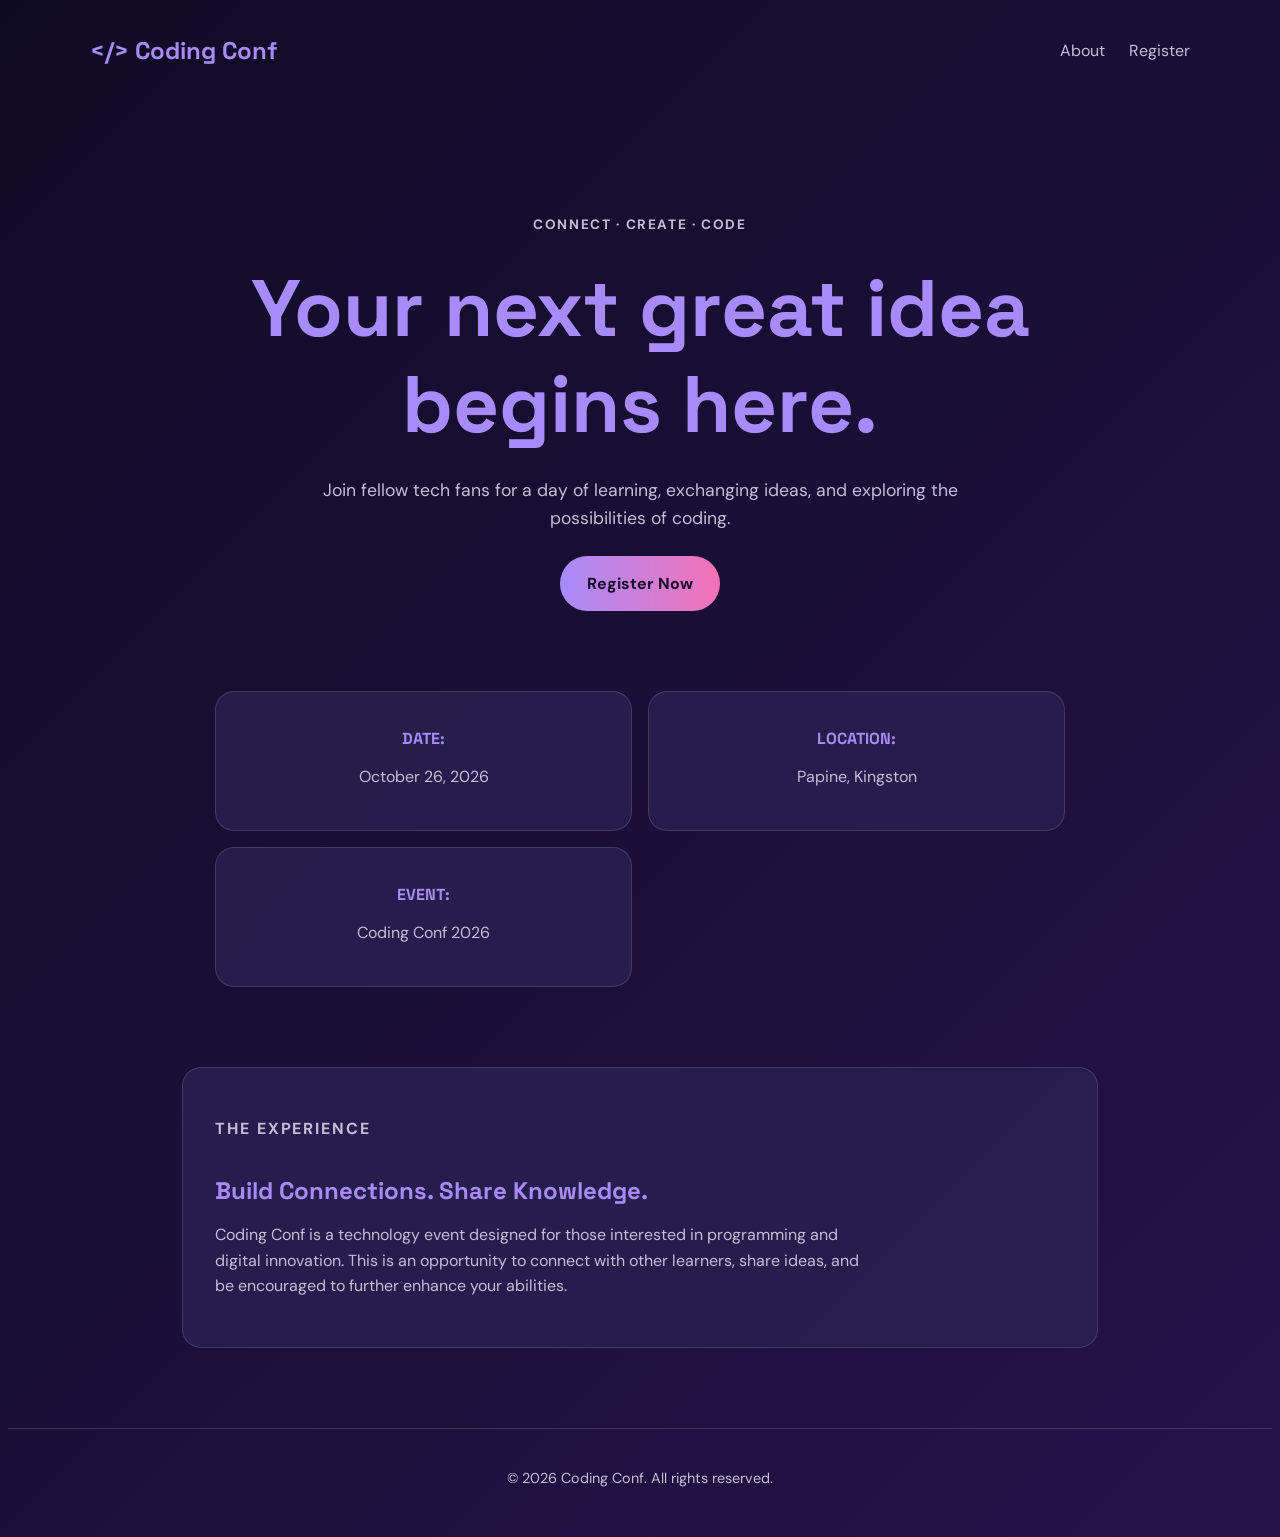
<file: index.html>
<!DOCTYPE html>


<html lang="en">

<head>
    <meta charset="UTF-8">
    <meta name="viewport" content="width=device-width, initial-scale=1.0">
    <meta name="description" content="Register for Coding Conf 2026">
    <title>Coding Conf 2026 | Home</title>
    <link rel="stylesheet" href="css/style.css">
</head>

<body>

  
    <header class="site-header">

        <a class="logo" href="index.html">
            &lt;/&gt; Coding Conf
        </a>

        <nav class="site-nav" aria-label="Main navigation">
            <a href="#about">About</a>
            <a href="login.html">Register</a>
        </nav>

    </header>

    <main>

       
        <section class="hero">

            <p class="eyebrow">CONNECT · CREATE · CODE</p>

            <h1>
                Your next great idea begins here.
            </h1>

            <p>
               Join fellow tech fans for a day of learning, 
	       exchanging ideas, and exploring the possibilities of coding.
            </p>

            <a class="button" href="login.html">
                Register Now
            </a>

        </section>

        
        <section class="event-details" aria-label="Event information">

            <div class="detail-card">
                <h2>DATE:</h2>
                <p>October 26, 2026</p>
            </div>

            <div class="detail-card">
                <h2>LOCATION:</h2>
                <p>Papine, Kingston</p>
            </div>

            <div class="detail-card">
                <h2>EVENT:</h2>
                <p>Coding Conf 2026</p>
            </div>

        </section>

        
        <section class="about-section" id="about">

            <p class="eyebrow">THE EXPERIENCE</p>

            <h2>Build Connections. Share Knowledge.</h2>

            <p>
               Coding Conf is a technology event designed for those
	      interested in programming and digital innovation. 
	      This is an opportunity to connect with other learners,
	      share ideas, and be encouraged to further enhance your abilities.
            </p>

        </section>

    </main>

    
    <footer class="site-footer">

        <p>&copy; 2026 Coding Conf. All rights reserved.</p>

    </footer>

</body>
</html>
</file>
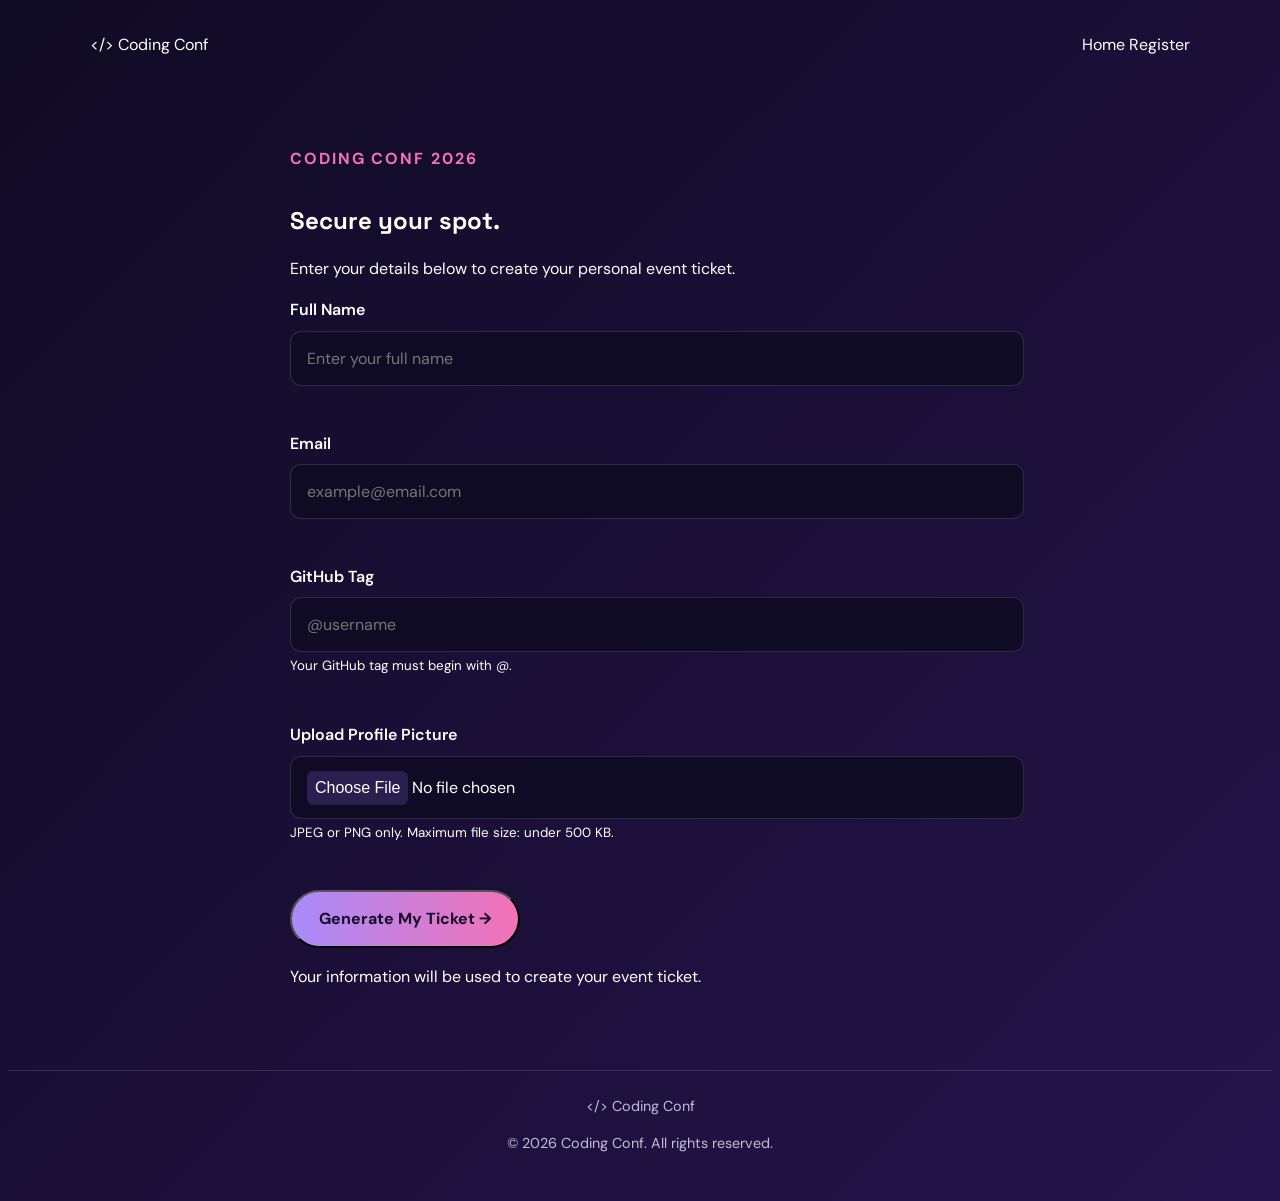
<file: login.html>
<!DOCTYPE html>


<html lang="en">


<head>

    <meta charset="UTF-8">
    <meta name="viewport" content="width=device-width, initial-scale=1.0">
    <meta name="description" content="Register for Coding Conf 2026.">
    <title>Coding Conf 2026 | Registration</title>

    <link rel="stylesheet" href="css/style.css">
    <script src="js/validation.js" defer></script>

</head>

<body>

    <header class="site-header">
        <a class="brand" href="index.html">
            <span class="brand-mark">&lt;/&gt;</span>
            <span>Coding Conf</span>
        </a>

        <nav aria-label="Main navigation">
            <a href="index.html">Home</a>
            <a class="nav-register" href="login.html">Register</a>
        </nav>
    </header>

    <main class="form-page">

        <section class="form-intro">
            <p class="eyebrow">CODING CONF 2026</p>

            <h1>
                Secure your
                <span>spot.</span>
            </h1>

            <p>
                Enter your details below to create your personal event ticket.
            </p>
        </section>

        <form id="registrationForm" class="registration-form" novalidate>

            <div class="form-group">
                <label for="fullName">Full Name</label>

                <input
                    type="text"
                    id="fullName"
                    name="fullName"
                    placeholder="Enter your full name"
                    autocomplete="name"
                    aria-describedby="nameError"
                >

                <small id="nameError" class="error-message" aria-live="polite"></small>
            </div>

            <div class="form-group">
                <label for="email">Email</label>

                <input
                    type="text"
                    id="email"
                    name="email"
                    placeholder="example@email.com"
                    autocomplete="email"
                    aria-describedby="emailError"
                >

                <small id="emailError" class="error-message" aria-live="polite"></small>
            </div>

            <div class="form-group">
                <label for="github">GitHub Tag</label>

                <input
                    type="text"
                    id="github"
                    name="github"
                    placeholder="@username"
                    aria-describedby="githubHelp githubError"
                >

                <small id="githubHelp" class="field-help">
                    Your GitHub tag must begin with @.
                </small>

                <small id="githubError" class="error-message" aria-live="polite"></small>
            </div>

            <div class="form-group">
                <label for="avatar">Upload Profile Picture</label>

                <input
                    type="file"
                    id="avatar"
                    name="avatar"
                    accept=".jpg,.jpeg,.png,image/jpeg,image/png"
                    aria-describedby="avatarHelp avatarError"
                >

                <small id="avatarHelp" class="field-help">
                    JPEG or PNG only. Maximum file size: under 500 KB.
                </small>

                <small id="avatarError" class="error-message" aria-live="polite"></small>

                <img
                    id="imagePreview"
                    class="image-preview"
                    alt="Preview of selected profile picture"
                    hidden
                >
            </div>

            <button type="submit" class="button button-primary form-submit">
                Generate My Ticket →
            </button>

            <p class="form-note">
                Your information will be used to create your event ticket.
            </p>

        </form>

    </main>

    <footer class="site-footer">
        <a class="brand" href="index.html">
            <span class="brand-mark">&lt;/&gt;</span>
            <span>Coding Conf</span>
        </a>

        <p>© 2026 Coding Conf. All rights reserved.</p>
    </footer>

</body>

</html>
</file>
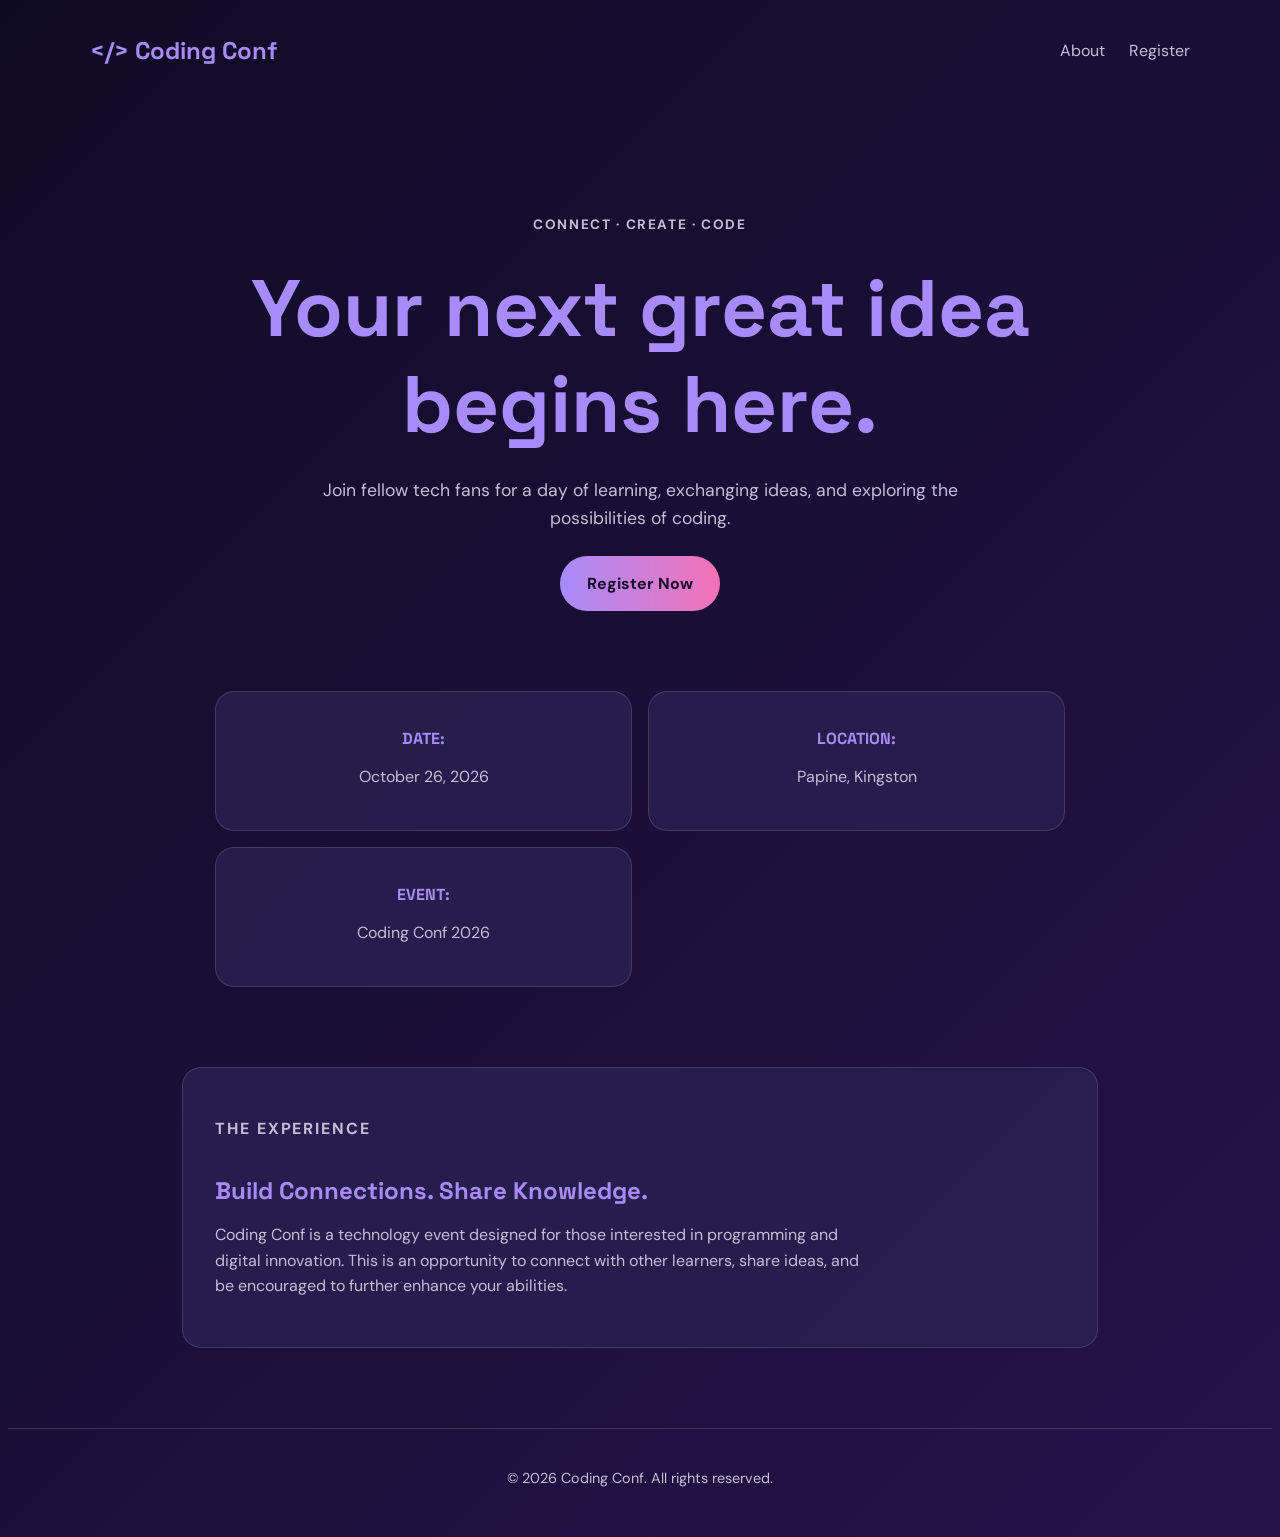
<file: ticket.html>
<!DOCTYPE html>

<html lang="en">


<head>

    <meta charset="UTF-8">
    <meta name="viewport" content="width=device-width, initial-scale=1.0">
    <meta name="description" content="Your Coding Conf 2026 event ticket.">
    <title>Coding Conf 2026 | Your Ticket</title>

    <link rel="stylesheet" href="css/style.css">
    <script src="js/ticket.js" defer></script>

</head>

<body>

    <header class="site-header">
        <a class="brand" href="index.html">
            <span class="brand-mark">&lt;/&gt;</span>
            <span>Coding Conf</span>
        </a>

        <nav aria-label="Main navigation">
            <a href="index.html">Home</a>
            <a class="nav-register" href="login.html">Register Again</a>
        </nav>
    </header>

    <main class="ticket-page">

        <section class="ticket-intro">
            <p class="eyebrow">REGISTRATION COMPLETE</p>

            <h1>
                Congrats, <span id="ticketName">Guest</span>!
                <br>
                Your ticket is ready.
            </h1>

            <p>
                Keep this ticket safe and bring it with you to Coding Conf 2026.
            </p>
        </section>

        <article class="ticket-card" aria-label="Coding Conf event ticket">

            <div class="ticket-top">

                <div class="brand ticket-brand">
                    <span class="brand-mark">&lt;/&gt;</span>
                    <span>Coding Conf</span>
                </div>

                <span class="ticket-year">2026</span>

            </div>

            <div class="ticket-event">
                <h2>Coding Conf 2026</h2>

                <p>
                    October 26, 2026 · Papine, Kingston
                </p>
            </div>

            <div class="ticket-divider"></div>

            <div class="ticket-attendee">

                <img id="ticketAvatar" src="" alt="Attendee profile picture">

                <div class="attendee-info">
                    <h3 id="ticketFullName">Attendee Name</h3>

                    <a id="ticketGithub" href="#" target="_blank" rel="noopener noreferrer">
                        @username
                    </a>

                    <p id="ticketEmail">attendee@email.com</p>
                </div>

                <div class="ticket-number">
                    <span>TICKET</span>
                    <strong id="serialNumber">CC-00000</strong>
                </div>

            </div>

        </article>

        <a class="back-link" href="index.html">
            ← Back to event home
        </a>

    </main>

    <footer class="site-footer">
        <a class="brand" href="index.html">
            <span class="brand-mark">&lt;/&gt;</span>
            <span>Coding Conf</span>
        </a>

        <p>© 2026 Coding Conf. All rights reserved.</p>
    </footer>

</body>
</html>
</file>
<file: css/style.css>
@import url('https://fonts.googleapis.com/css2?family=DM+Sans:wght@400;500;600;700&family=Space+Grotesk:wght@400;500;600;700&display=swap');

:root {
    --background: #100b24;
    --surface-light: #2a2050;
    --purple: #a78bfa;
    --pink: #f472b6;
    --blue: #60a5fa;
    --white: #ffffff;
    --muted: #c4bdd8;
    --border: rgba(255, 255, 255, 0.13);
    --radius: 1.2rem;
}

{
    box-sizing: border-box;
    margin: 0;
    padding: 0;
}

body {
    min-height: 100vh;
    background: linear-gradient(135deg, #100b24, #25134b);
    color: var(--white);
    font-family: "DM Sans", sans-serif;
    line-height: 1.6;
}

h1, h2, h3 {
    font-family: "Space Grotesk", sans-serif;
    line-height: 1.2;
}

a {
    color: inherit;
    text-decoration: none;
}

button, input {
    font: inherit;
}

a:focus-visible,
button:focus-visible,
input:focus-visible {
    outline: 3px solid var(--blue);
    outline-offset: 3px;
}


.site-header {
    width: 90%;
    max-width: 1100px;
    margin: auto;
    padding: 1.5rem 0;
    display: flex;
    justify-content: space-between;
    align-items: center;
    gap: 1rem;
}

.logo {
    font-family: "Space Grotesk", sans-serif;
    font-size: 1.5rem;
    font-weight: 700;
    color: var(--purple);
}

.site-nav {
    display: flex;
    gap: 1.5rem;
    align-items: center;
}

.site-nav a {
    color: var(--muted);
    transition: color 0.3s;
}

.site-nav a:hover {
    color: var(--white);
}


.hero {
    width: 90%;
    max-width: 1100px;
    margin: auto;
    padding: 6rem 0 5rem;
    text-align: center;
}

.eyebrow {
    display: inline-block;
    color: var(--pink);
    font-weight: 700;
    letter-spacing: 0.12em;
    text-transform: uppercase;
    margin-bottom: 1rem;
}

.hero h1 {
    max-width: 850px;
    margin: auto;
    font-size: clamp(2.5rem, 7vw, 5rem);
    color: var(--purple);
}

.hero p {
    max-width: 650px;
    margin: 1.5rem auto;
    color: var(--muted);
    font-size: 1.1rem;
}

.button {
    display: inline-block;
    padding: 0.9rem 1.7rem;
    border-radius: 999px;
    background: linear-gradient(90deg, var(--purple), var(--pink));
    color: #160d2b;
    font-weight: 700;
    transition: transform 0.3s;
}

.button:hover {
    transform: translateY(-3px);
}


.event-details {
    width: 90%;
    max-width: 850px;
    margin: 0 auto 5rem;
    display: grid;
    grid-template-columns: repeat(2, 1fr);
    gap: 1rem;
}

.detail-card,
.about-section,
.form-card,
.ticket-card {
    background: rgba(42, 32, 80, 0.85);
    border: 1px solid var(--border);
    border-radius: var(--radius);
}

.detail-card {
    padding: 1.5rem;
    text-align: center;
}

.detail-card h2 {
    color: var(--purple);
    font-size: 1rem;
    margin-bottom: 0.4rem;
}

.detail-card p {
    color: var(--muted);
}

.about-section {
    width: 90%;
    max-width: 850px;
    margin: 0 auto 5rem;
    padding: 2rem;
}

.about-section h2 {
    color: var(--purple);
    margin-bottom: 1rem;
}

.about-section p {
    color: var(--muted);
    max-width: 650px;
}



.form-page,
.ticket-page {
    width: 90%;
    max-width: 700px;
    margin: 3rem auto 5rem;
}

.page-heading {
    text-align: center;
    margin-bottom: 2rem;
}

.page-heading h1 {
    font-size: clamp(2rem, 5vw, 3rem);
    margin-bottom: 0.7rem;
}

.page-heading p {
    color: var(--muted);
}

.form-card {
    padding: 2rem;
}

.form-group {
    margin-bottom: 1.3rem;
}

.form-group label {
    display: block;
    margin-bottom: 0.5rem;
    font-weight: 600;
}

.form-group input {
    width: 100%;
    padding: 0.85rem 1rem;
    border: 1px solid var(--border);
    border-radius: 0.7rem;
    background: var(--background);
    color: var(--white);
}

.form-group input::file-selector-button {
    padding: 0.5rem;
    border: none;
    border-radius: 0.4rem;
    background: var(--surface-light);
    color: var(--white);
    cursor: pointer;
}

.form-group input:focus {
    border-color: var(--purple);
}

.error-message {
    display: block;
    min-height: 1.2rem;
    color: #fda4af;
    font-size: 0.85rem;
    margin-top: 0.3rem;
}

.form-card button {
    width: 100%;
    border: none;
    cursor: pointer;
}



.ticket-card {
    padding: 2rem;
    position: relative;
    background: rgba(42, 32, 80, 0.75);
    backdrop-filter: blur(12px);
    border: 1px solid var(--border);
    border-radius: var(--radius);
}

.ticket-top {
    display: flex;
    justify-content: space-between;
    align-items: center;
    gap: 1rem;
    padding-bottom: 1.5rem;
    border-bottom: 1px dashed var(--border);
}

.ticket-top h2 {
    color: var(--purple);
}

.ticket-number {
    float: right;
    color: var(--pink);
    font-size: 0.85rem;
    font-weight: 700;
}

.ticket-attendee {
    display: block;
    padding: 2rem 0;
    border-bottom: 1px dashed var(--border);
}

.ticket-attendee img {
    float: left;
    width: 6rem;
    height: 6rem;
    margin: 0 1rem 0.8rem 0;
    border-radius: 50%;
    object-fit: cover;
    border: 3px solid var(--purple);
}

.ticket-attendee::after {
    content: "";
    display: table;
    clear: both;
}

.ticket-attendee h3 {
    font-size: 1.5rem;
    margin-bottom: 0.3rem;
}

.ticket-attendee p {
    color: var(--muted);
    overflow-wrap: anywhere;
}

.ticket-attendee a {
    color: var(--blue);
}

.ticket-message {
    color: var(--pink);
    font-weight: 700;
    margin-bottom: 1.5rem;
}

.ticket-footer {
    padding-top: 1.5rem;
    color: var(--muted);
    text-align: center;
    font-size: 0.9rem;
}



.site-footer {
    padding: 1.5rem;
    text-align: center;
    color: var(--muted);
    border-top: 1px solid var(--border);
    font-size: 0.9rem;
}



:is(.hero, .page-heading) .eyebrow {
    font-size: 0.85rem;
}

:where(.about-section, .form-card, .ticket-card) {
    transition: border-color 0.3s;
}

.form-group input:not(:focus) {
    transition: border-color 0.3s;
}

.form-card:has(input:focus) {
    border-color: var(--purple);
}



@media (max-width: 700px) {
    .site-header {
        flex-direction: column;
    }

    .site-nav {
        flex-wrap: wrap;
        justify-content: center;
        gap: 1rem;
    }

    .hero {
        padding: 4rem 0;
    }

    .event-details {
        grid-template-columns: 1fr;
    }

    .about-section,
    .form-card,
    .ticket-card {
        padding: 1.5rem;
    }

    .ticket-top {
        flex-direction: column;
        align-items: flex-start;
    }

    .ticket-number {
        float: none;
    }
}

@media (max-width: 420px) {
    .ticket-attendee img {
        float: none;
        display: block;
        margin: 0 0 1rem;
    }

    .ticket-attendee h3 {
        font-size: 1.25rem;
    }
}
</file>
